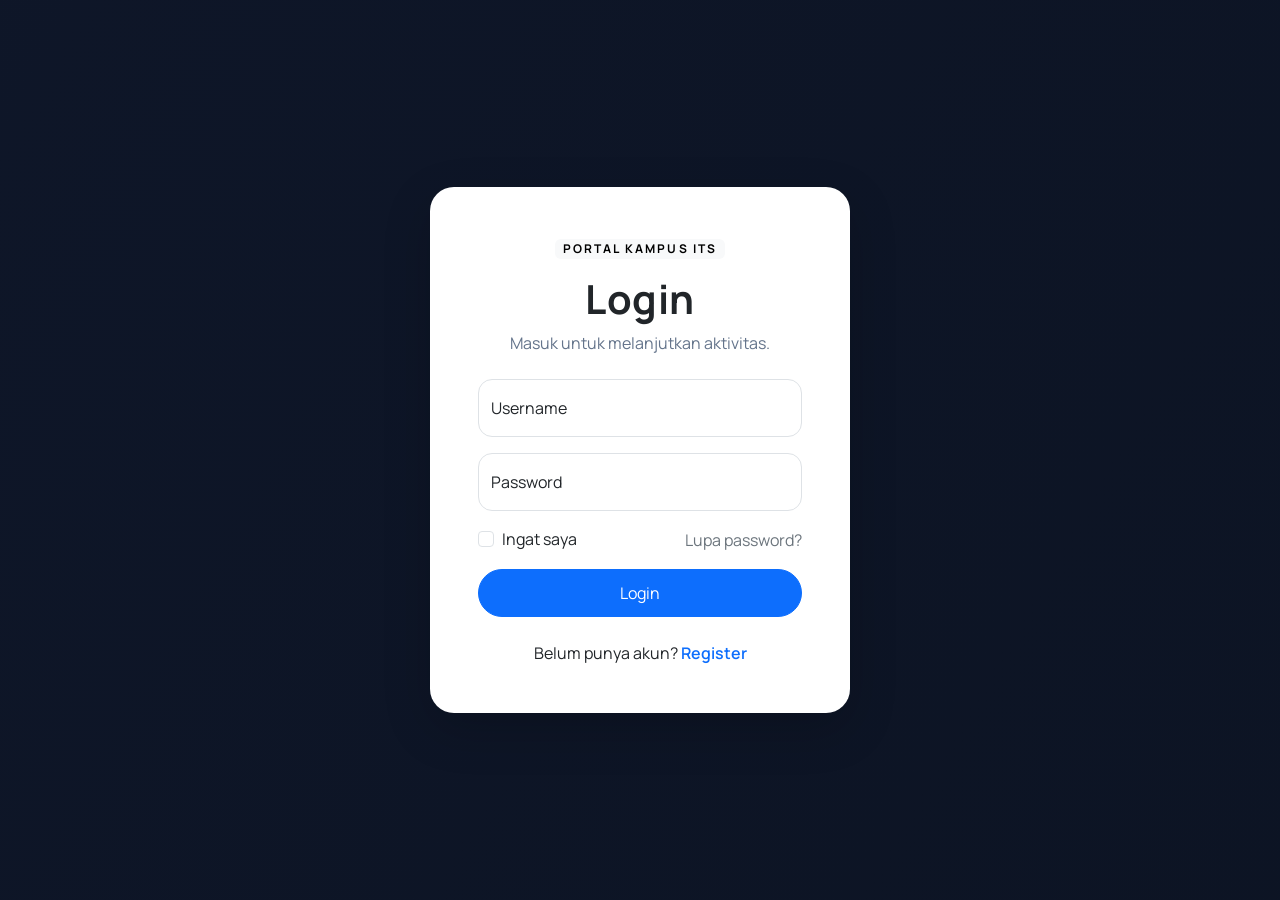
<file: index.html>
<!doctype html>
<html lang="id">
  <head>
    <meta charset="utf-8" />
    <meta name="viewport" content="width=device-width, initial-scale=1" />
    <title>Login</title>
    <link
      href="https://cdn.jsdelivr.net/npm/bootstrap@5.3.3/dist/css/bootstrap.min.css"
      rel="stylesheet"
      integrity="sha384-QWTKZyjpPEjISv5WaRU9OFeRpok6YctnYmDr5pNlyT2bRjXh0JMhjY6hW+ALEwIH"
      crossorigin="anonymous"
    />
    <link rel="preconnect" href="https://fonts.googleapis.com" />
    <link rel="preconnect" href="https://fonts.gstatic.com" crossorigin />
    <link
      rel="preload"
      as="image"
      href="https://www.its.ac.id/wp-content/uploads/2026/01/rektorat-1024x585.jpg"
    />
    <link
      href="https://fonts.googleapis.com/css2?family=Manrope:wght@400;600;700&display=swap"
      rel="stylesheet"
    />
    <link rel="stylesheet" href="style.css" />
  </head>
  <body class="auth-bg">
    <div class="min-vh-100 d-flex align-items-center justify-content-center py-5">
      <div class="card auth-card border-0 shadow-lg">
        <div class="card-body p-4 p-md-5">
          <div class="text-center mb-4">
            <span class="badge text-bg-light text-uppercase">Portal Kampus ITS</span>
            <h1 class="auth-title mt-3">Login</h1>
            <p class="text-muted mb-0">Masuk untuk melanjutkan aktivitas.</p>
          </div>
          <form>
            <div class="form-floating mb-3">
              <input type="text" class="form-control" id="loginUsername" placeholder="Username" />
              <label for="loginUsername">Username</label>
            </div>
            <div class="form-floating mb-3">
              <input type="password" class="form-control" id="loginPassword" placeholder="Password" />
              <label for="loginPassword">Password</label>
            </div>
            <div class="d-flex justify-content-between align-items-center mb-3">
              <div class="form-check">
                <input class="form-check-input" type="checkbox" id="rememberMe" />
                <label class="form-check-label" for="rememberMe">Ingat saya</label>
              </div>
              <a href="#" class="link-secondary text-decoration-none">Lupa password?</a>
            </div>
            <button type="submit" class="btn btn-primary w-100">Login</button>
          </form>
          <p class="text-center mt-4 mb-0">
            Belum punya akun?
            <a href="register.html" class="link-primary text-decoration-none fw-semibold">Register</a>
          </p>
        </div>
      </div>
    </div>
  </body>
</html>
</file>
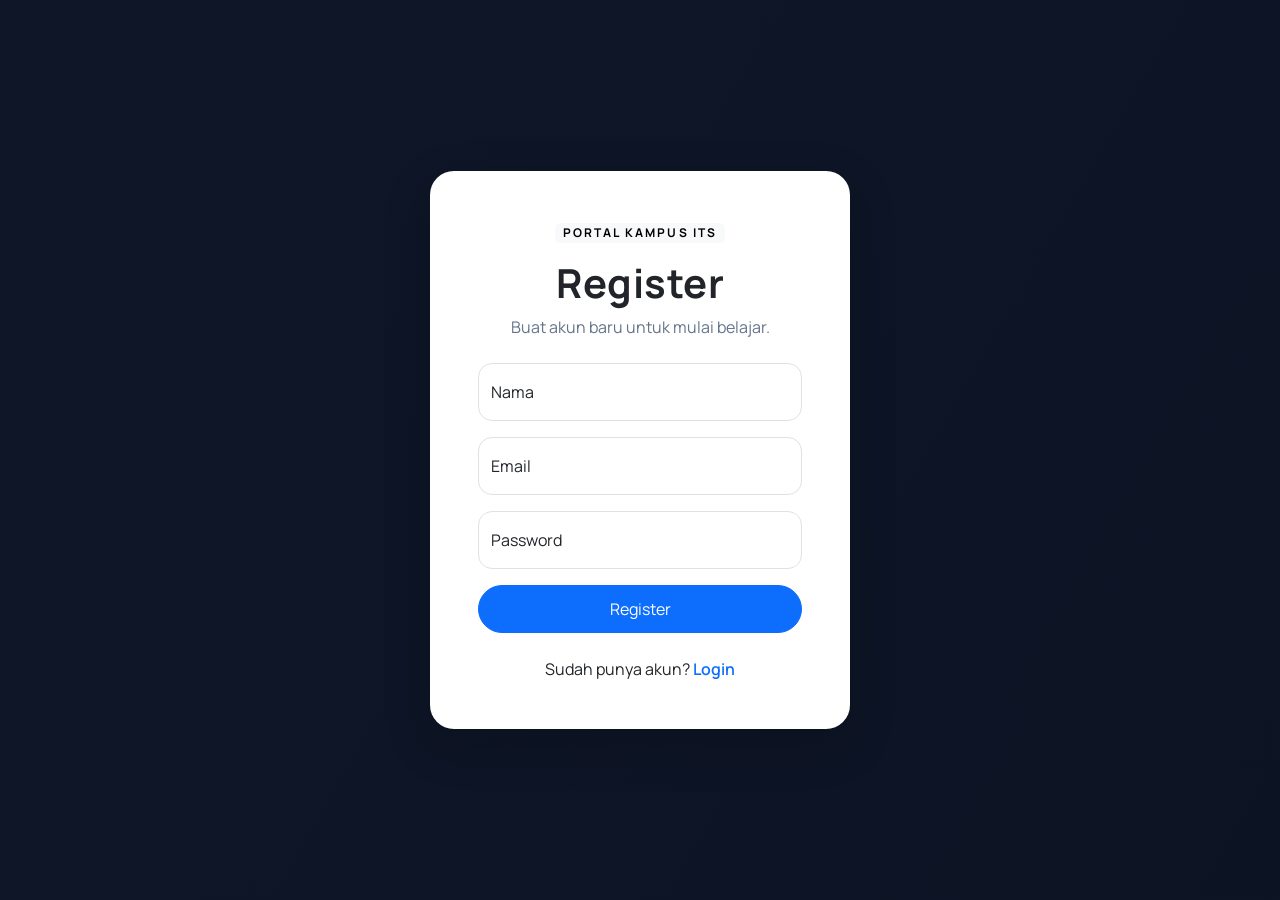
<file: register.html>
<!doctype html>
<html lang="id">
  <head>
    <meta charset="utf-8" />
    <meta name="viewport" content="width=device-width, initial-scale=1" />
    <title>Register</title>
    <link
      href="https://cdn.jsdelivr.net/npm/bootstrap@5.3.3/dist/css/bootstrap.min.css"
      rel="stylesheet"
      integrity="sha384-QWTKZyjpPEjISv5WaRU9OFeRpok6YctnYmDr5pNlyT2bRjXh0JMhjY6hW+ALEwIH"
      crossorigin="anonymous"
    />
    <link rel="preconnect" href="https://fonts.googleapis.com" />
    <link rel="preconnect" href="https://fonts.gstatic.com" crossorigin />
    <link
      rel="preload"
      as="image"
      href="https://www.its.ac.id/wp-content/uploads/2026/01/rektorat-1024x585.jpg"
    />
    <link
      href="https://fonts.googleapis.com/css2?family=Manrope:wght@400;600;700&display=swap"
      rel="stylesheet"
    />
    <link rel="stylesheet" href="style.css" />
  </head>
  <body class="auth-bg">
    <div class="min-vh-100 d-flex align-items-center justify-content-center py-5">
      <div class="card auth-card border-0 shadow-lg">
        <div class="card-body p-4 p-md-5">
          <div class="text-center mb-4">
            <span class="badge text-bg-light text-uppercase">Portal Kampus ITS</span>
            <h1 class="auth-title mt-3">Register</h1>
            <p class="text-muted mb-0">Buat akun baru untuk mulai belajar.</p>
          </div>
          <form>
            <div class="form-floating mb-3">
              <input type="text" class="form-control" id="registerName" placeholder="Nama" />
              <label for="registerName">Nama</label>
            </div>
            <div class="form-floating mb-3">
              <input type="email" class="form-control" id="registerEmail" placeholder="Email" />
              <label for="registerEmail">Email</label>
            </div>
            <div class="form-floating mb-3">
              <input type="password" class="form-control" id="registerPassword" placeholder="Password" />
              <label for="registerPassword">Password</label>
            </div>
            <button type="submit" class="btn btn-primary w-100">Register</button>
          </form>
          <p class="text-center mt-4 mb-0">
            Sudah punya akun?
            <a href="index.html" class="link-primary text-decoration-none fw-semibold">Login</a>
          </p>
        </div>
      </div>
    </div>
  </body>
</html>
</file>
<file: style.css>
:root {
  --ink: #0f172a;
  --muted: #64748b;
  --card: #ffffff;
}

body {
  font-family: "Manrope", system-ui, -apple-system, "Segoe UI", sans-serif;
  color: var(--ink);
  background-color: #0b1220;
  background-image: linear-gradient(120deg, rgba(15, 23, 42, 0.82), rgba(15, 23, 42, 0.4)),
    url("https://www.its.ac.id/wp-content/uploads/2026/01/rektorat-1024x585.jpg");
  background-size: cover;
  background-position: center;
  background-repeat: no-repeat;
}

.auth-bg {
  min-height: 100vh;
}

.auth-card {
  width: 100%;
  max-width: 420px;
  border-radius: 24px;
  background: var(--card);
}

.auth-title {
  font-weight: 700;
  letter-spacing: 0.5px;
}

.form-control {
  border-radius: 14px;
}

.btn {
  border-radius: 999px;
  padding: 0.7rem 1rem;
}

.badge {
  letter-spacing: 0.18em;
}

.text-muted {
  color: var(--muted) !important;
}
</file>
